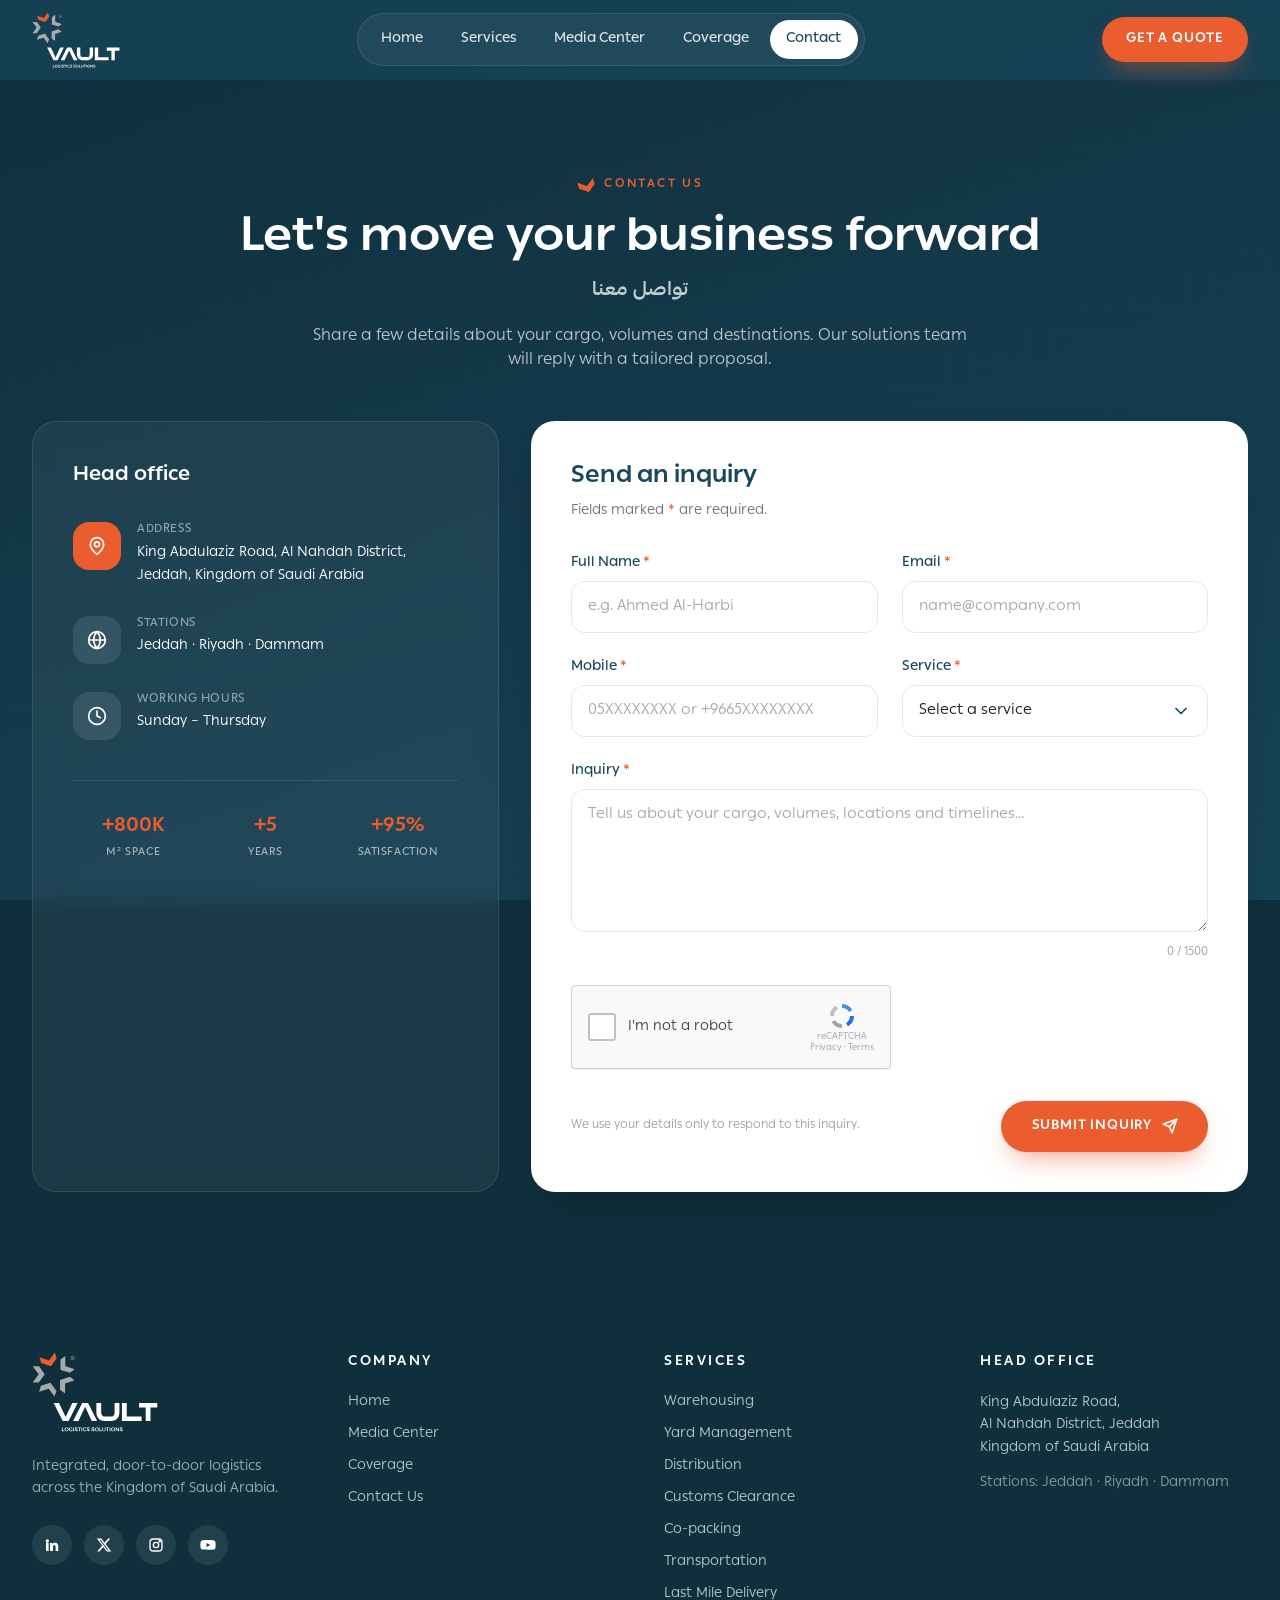
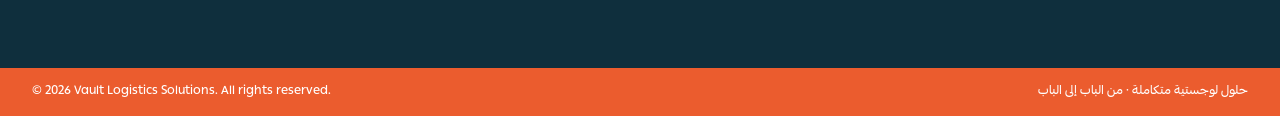
<file: contact.html>
<!DOCTYPE html>
<html lang="en" class="scroll-smooth">
<head>
  <meta charset="UTF-8">
  <meta name="viewport" content="width=device-width, initial-scale=1.0">
  <title>Contact Us | Vault Logistics Solutions</title>
  <meta name="description" content="Request a quote from Vault Logistics Solutions for warehousing, yard management, distribution, customs clearance, co-packing, transportation and last-mile delivery in Saudi Arabia.">
  <meta name="theme-color" content="#19475c">

  <link rel="icon" type="image/svg+xml" href="assets/brand/vault-mark.svg">

  <!-- Brand typeface (self-hosted) -->
  <link rel="preload" href="assets/fonts/PingARLT-Bold.woff" as="font" type="font/woff" crossorigin>
  <link rel="preload" href="assets/fonts/PingARLT-Regular.woff" as="font" type="font/woff" crossorigin>

  <!-- Tailwind (compiled: tools/build-tailwind.mjs) -->
  <link rel="stylesheet" href="tailwind.css">

  <link rel="stylesheet" href="style.css">
</head>

<body class="contact-bg min-h-screen text-zinc-900">

  <a href="#main" class="sr-only focus:not-sr-only focus:fixed focus:top-4 focus:left-4 focus:z-[100] focus:bg-white focus:text-vault-navy focus:px-4 focus:py-2 focus:rounded-full">Skip to content</a>

  <!-- =====================================================
       NAVBAR
       ===================================================== -->
  <header id="siteNav" class="site-nav fixed inset-x-0 top-0 z-50 backdrop-blur-md bg-vault-navy/70">
    <nav class="mx-auto flex h-full max-w-7xl items-center justify-between px-5 lg:px-8" aria-label="Main navigation">
      <a href="index.html" class="flex items-center gap-3" aria-label="Vault Logistics Solutions — Home" class="flex items-center">
        <img src="assets/brand/vault-logo-white.svg" alt="Vault Logistics Solutions" class="h-14 w-auto" width="88" height="56">
      </a>

      <ul class="hidden items-center gap-1 rounded-full border border-white/10 bg-white/5 p-1.5 lg:flex">
        <li><a href="index.html#home" class="nav-pill">Home</a></li>
        <li><a href="index.html#services" class="nav-pill">Services</a></li>
        <li><a href="index.html#media" class="nav-pill">Media Center</a></li>
        <li><a href="index.html#coverage" class="nav-pill">Coverage</a></li>
        <li><a href="contact.html" class="nav-pill is-active" aria-current="page">Contact</a></li>
      </ul>

      <div class="flex items-center gap-3">
        <a href="#inquiry" class="btn-primary hidden !px-6 !py-3 sm:inline-flex">Get a Quote</a>
        <button id="menuToggle" type="button" class="hamburger inline-flex h-11 w-11 flex-col items-center justify-center rounded-full border border-white/15 bg-white/5 lg:hidden" aria-controls="mobileMenu" aria-expanded="false" aria-label="Open menu">
          <span></span><span></span><span></span>
        </button>
      </div>
    </nav>

    <div id="mobileMenu" class="mobile-menu border-t border-white/10 bg-vault-navy/95 backdrop-blur-md lg:hidden">
      <ul class="flex flex-col gap-1 px-5 py-4">
        <li><a href="index.html#home" class="nav-pill w-full">Home</a></li>
        <li><a href="index.html#services" class="nav-pill w-full">Services</a></li>
        <li><a href="index.html#media" class="nav-pill w-full">Media Center</a></li>
        <li><a href="index.html#coverage" class="nav-pill w-full">Coverage</a></li>
        <li><a href="contact.html" class="nav-pill is-active w-full" aria-current="page">Contact</a></li>
        <li class="pt-3"><a href="#inquiry" class="btn-primary w-full">Get a Quote</a></li>
      </ul>
    </div>
  </header>

  <main id="main" class="pt-[var(--nav-height)]">

    <!-- Page header -->
    <section class="mx-auto max-w-7xl px-5 pb-12 pt-16 text-center lg:px-8 lg:pt-24">
      <span class="eyebrow">Contact Us</span>
      <h1 class="mt-4 text-4xl font-bold text-white sm:text-5xl">Let's move your business forward</h1>
      <p lang="ar" dir="rtl" class="font-ar mt-3 text-xl font-bold text-white/75">تواصل معنا</p>
      <p class="mx-auto mt-5 max-w-2xl text-white/70">Share a few details about your cargo, volumes and destinations. Our solutions team will reply with a tailored proposal.</p>
    </section>

    <!-- Contact layout -->
    <section class="mx-auto grid max-w-7xl gap-8 px-5 pb-24 lg:grid-cols-5 lg:px-8">

      <!-- Info panel -->
      <aside class="rounded-3xl border border-white/10 bg-white/5 p-8 text-white backdrop-blur-md lg:col-span-2 lg:p-10">
        <h2 class="text-xl font-bold">Head office</h2>
        <ul class="mt-8 space-y-7">
          <li class="flex gap-4">
            <span class="icon-box !h-12 !w-12 shrink-0 !bg-vault-orange !text-white">
              <svg class="h-5 w-5" viewBox="0 0 24 24" fill="none" stroke="currentColor" stroke-width="2" stroke-linecap="round" stroke-linejoin="round" aria-hidden="true"><path d="M20 10c0 6-8 12-8 12s-8-6-8-12a8 8 0 0 1 16 0Z"/><circle cx="12" cy="10" r="3"/></svg>
            </span>
            <div>
              <p class="text-xs font-medium uppercase tracking-wider text-white/50">Address</p>
              <p class="mt-1 text-sm leading-relaxed">King Abdulaziz Road, Al Nahdah District,<br>Jeddah, Kingdom of Saudi Arabia</p>
            </div>
          </li>
          <li class="flex gap-4">
            <span class="icon-box !h-12 !w-12 shrink-0 !bg-white/10 !text-white">
              <svg class="h-5 w-5" viewBox="0 0 24 24" fill="none" stroke="currentColor" stroke-width="2" stroke-linecap="round" stroke-linejoin="round" aria-hidden="true"><circle cx="12" cy="12" r="10"/><path d="M2 12h20"/><path d="M12 2a15.3 15.3 0 0 1 4 10 15.3 15.3 0 0 1-4 10 15.3 15.3 0 0 1-4-10 15.3 15.3 0 0 1 4-10z"/></svg>
            </span>
            <div>
              <p class="text-xs font-medium uppercase tracking-wider text-white/50">Stations</p>
              <p class="mt-1 text-sm">Jeddah · Riyadh · Dammam</p>
            </div>
          </li>
          <li class="flex gap-4">
            <span class="icon-box !h-12 !w-12 shrink-0 !bg-white/10 !text-white">
              <svg class="h-5 w-5" viewBox="0 0 24 24" fill="none" stroke="currentColor" stroke-width="2" stroke-linecap="round" stroke-linejoin="round" aria-hidden="true"><circle cx="12" cy="12" r="10"/><path d="M12 6v6l4 2"/></svg>
            </span>
            <div>
              <p class="text-xs font-medium uppercase tracking-wider text-white/50">Working hours</p>
              <!-- Update to the company's actual hours -->
              <p class="mt-1 text-sm">Sunday – Thursday</p>
            </div>
          </li>
        </ul>

        <div class="mt-10 grid grid-cols-3 gap-3 border-t border-white/10 pt-8 text-center">
          <div>
            <p class="text-xl font-bold text-vault-orange">+800K</p>
            <p class="mt-1 text-[11px] font-medium uppercase tracking-wider text-white/60">m² space</p>
          </div>
          <div>
            <p class="text-xl font-bold text-vault-orange">+5</p>
            <p class="mt-1 text-[11px] font-medium uppercase tracking-wider text-white/60">Years</p>
          </div>
          <div>
            <p class="text-xl font-bold text-vault-orange">+95%</p>
            <p class="mt-1 text-[11px] font-medium uppercase tracking-wider text-white/60">Satisfaction</p>
          </div>
        </div>
      </aside>

      <!-- Inquiry form -->
      <div id="inquiry" class="rounded-3xl bg-white p-8 shadow-2xl shadow-black/20 lg:col-span-3 lg:p-10">
        <h2 class="text-2xl font-bold text-vault-navy">Send an inquiry</h2>
        <p class="mt-2 text-sm text-zinc-500">Fields marked <span class="text-vault-orange">*</span> are required.</p>

        <form id="contactForm" class="mt-8 space-y-6" novalidate>
          <div class="grid gap-6 sm:grid-cols-2">
            <div>
              <label for="fullName" class="mb-2 block text-sm font-medium text-vault-navy">Full Name <span class="text-vault-orange">*</span></label>
              <input id="fullName" name="fullName" type="text" class="form-field" placeholder="e.g. Ahmed Al-Harbi" autocomplete="name" required aria-describedby="fullName-error">
              <p id="fullName-error" class="field-error" role="alert">Please enter your full name.</p>
            </div>
            <div>
              <label for="email" class="mb-2 block text-sm font-medium text-vault-navy">Email <span class="text-vault-orange">*</span></label>
              <input id="email" name="email" type="email" class="form-field" placeholder="name@company.com" autocomplete="email" required aria-describedby="email-error">
              <p id="email-error" class="field-error" role="alert">Please enter a valid email address.</p>
            </div>
          </div>

          <div class="grid gap-6 sm:grid-cols-2">
            <div>
              <label for="mobile" class="mb-2 block text-sm font-medium text-vault-navy">Mobile <span class="text-vault-orange">*</span></label>
              <input id="mobile" name="mobile" type="tel" class="form-field" placeholder="05XXXXXXXX or +9665XXXXXXXX" autocomplete="tel" inputmode="tel" required aria-describedby="mobile-error">
              <p id="mobile-error" class="field-error" role="alert">Please enter a valid Saudi mobile number (05XXXXXXXX).</p>
            </div>
            <div>
              <label for="service" class="mb-2 block text-sm font-medium text-vault-navy">Service <span class="text-vault-orange">*</span></label>
              <select id="service" name="service" class="form-field" required aria-describedby="service-error">
                <option value="" selected disabled>Select a service</option>
                <option value="warehousing">Warehousing</option>
                <option value="yard">Yard Management</option>
                <option value="distribution">Distribution</option>
                <option value="customs">Customs Clearance</option>
                <option value="copacking">Co-packing</option>
                <option value="transportation">Transportation</option>
                <option value="lastmile">Last Mile Delivery</option>
                <option value="integrated">Integrated Door-to-Door Solution</option>
              </select>
              <p id="service-error" class="field-error" role="alert">Please choose a service.</p>
            </div>
          </div>

          <div>
            <label for="inquiryText" class="mb-2 block text-sm font-medium text-vault-navy">Inquiry <span class="text-vault-orange">*</span></label>
            <textarea id="inquiryText" name="inquiry" rows="5" class="form-field resize-y" placeholder="Tell us about your cargo, volumes, locations and timelines…" maxlength="1500" required aria-describedby="inquiry-error inquiry-count"></textarea>
            <div class="mt-1 flex justify-between">
              <p id="inquiry-error" class="field-error" role="alert">Please describe your inquiry (at least 10 characters).</p>
              <p id="inquiry-count" class="ml-auto text-xs text-zinc-400"><span data-char-count>0</span> / 1500</p>
            </div>
          </div>

          <!-- Simulated reCAPTCHA (front-end only — replace with Google reCAPTCHA or Cloudflare Turnstile in production) -->
          <div>
            <div id="captchaBox" class="captcha-box">
              <div class="flex items-center gap-3">
                <button type="button" id="captchaCheck" class="captcha-check" role="checkbox" aria-checked="false" aria-label="I'm not a robot"></button>
                <span class="text-sm text-zinc-700">I'm not a robot</span>
              </div>
              <div class="flex flex-col items-center text-[9px] leading-tight text-zinc-400">
                <svg class="h-8 w-8" viewBox="0 0 32 32" aria-hidden="true">
                  <path d="M16 4a12 12 0 0 1 10.4 6l-3.4 2A8 8 0 0 0 16 8z" fill="#4a90e2"/>
                  <path d="M28 16a12 12 0 0 1-6 10.4l-2-3.4a8 8 0 0 0 4-7z" fill="#1a73e8"/>
                  <path d="M16 28A12 12 0 0 1 5.6 22l3.4-2A8 8 0 0 0 16 24z" fill="#a6a6a6"/>
                  <path d="M4 16a12 12 0 0 1 6-10.4l2 3.4A8 8 0 0 0 8 16z" fill="#c1c1c1"/>
                </svg>
                <span>reCAPTCHA</span>
                <span>Privacy · Terms</span>
              </div>
            </div>
            <p id="captcha-error" class="field-error" role="alert">Please confirm you are not a robot.</p>
          </div>

          <div class="flex flex-col gap-4 pt-2 sm:flex-row sm:items-center sm:justify-between">
            <p class="text-xs text-zinc-400">We use your details only to respond to this inquiry.</p>
            <button type="submit" id="submitBtn" class="btn-primary">
              <span data-btn-label>Submit Inquiry</span>
              <svg class="h-4 w-4" viewBox="0 0 24 24" fill="none" stroke="currentColor" stroke-width="2.5" stroke-linecap="round" stroke-linejoin="round" aria-hidden="true"><path d="m22 2-7 20-4-9-9-4Z"/><path d="M22 2 11 13"/></svg>
            </button>
          </div>
        </form>

        <!-- Success state -->
        <div id="formSuccess" class="form-success py-10 text-center" role="status" aria-live="polite">
          <div class="mx-auto inline-flex h-16 w-16 items-center justify-center rounded-full bg-emerald-50 text-emerald-600">
            <svg class="h-8 w-8" viewBox="0 0 24 24" fill="none" stroke="currentColor" stroke-width="2.5" stroke-linecap="round" stroke-linejoin="round" aria-hidden="true"><path d="M20 6 9 17l-5-5"/></svg>
          </div>
          <h3 class="mt-6 text-2xl font-bold text-vault-navy">Thank you, <span data-success-name>there</span>!</h3>
          <p class="mx-auto mt-3 max-w-md text-zinc-600">Your inquiry has been received. Our solutions team will contact you shortly.</p>
          <p lang="ar" dir="rtl" class="font-ar mt-2 font-medium text-zinc-500">شكراً لتواصلك معنا، سيتواصل معك فريقنا قريباً.</p>
          <button type="button" id="newInquiry" class="btn-primary mt-8">Send another inquiry</button>
        </div>
      </div>
    </section>
  </main>

  <!-- =====================================================
       FOOTER
       ===================================================== -->
  <footer class="bg-vault-navy-900 text-white">
    <div class="mx-auto grid max-w-7xl gap-12 px-5 py-16 sm:grid-cols-2 lg:grid-cols-4 lg:px-8">
      <div>
        <a href="index.html" class="flex items-center gap-3" aria-label="Vault Logistics Solutions — Home">
          <img src="assets/brand/vault-logo-white.svg" alt="Vault Logistics Solutions" class="h-20 w-auto" width="126" height="80" loading="lazy">
        </a>
        <p class="mt-6 text-sm leading-relaxed text-white/60">Integrated, door-to-door logistics across the Kingdom of Saudi Arabia.</p>
        <div class="mt-6 flex gap-3">
          <a href="#" class="social-btn" aria-label="LinkedIn">
            <svg class="h-4 w-4" viewBox="0 0 24 24" fill="currentColor" aria-hidden="true"><path d="M4.98 3.5a2.5 2.5 0 1 1 0 5 2.5 2.5 0 0 1 0-5ZM3 9h4v12H3zM9 9h3.8v1.7h.05c.53-1 1.83-2.05 3.77-2.05 4.03 0 4.78 2.65 4.78 6.1V21h-4v-5.5c0-1.3-.02-3-1.83-3-1.83 0-2.11 1.43-2.11 2.9V21H9z"/></svg>
          </a>
          <a href="#" class="social-btn" aria-label="X (Twitter)">
            <svg class="h-4 w-4" viewBox="0 0 24 24" fill="currentColor" aria-hidden="true"><path d="M18.24 2.25h3.31l-7.23 8.26 8.5 11.24h-6.66l-5.21-6.82-5.97 6.82H1.67l7.73-8.84L1.25 2.25h6.83l4.71 6.23Zm-1.16 17.52h1.83L7.08 4.13H5.12Z"/></svg>
          </a>
          <a href="#" class="social-btn" aria-label="Instagram">
            <svg class="h-4 w-4" viewBox="0 0 24 24" fill="none" stroke="currentColor" stroke-width="2" aria-hidden="true"><rect x="3" y="3" width="18" height="18" rx="5"/><circle cx="12" cy="12" r="4"/><circle cx="17.5" cy="6.5" r="1" fill="currentColor"/></svg>
          </a>
          <a href="#" class="social-btn" aria-label="YouTube">
            <svg class="h-4 w-4" viewBox="0 0 24 24" fill="currentColor" aria-hidden="true"><path d="M23 7.2a3 3 0 0 0-2.1-2.1C19 4.6 12 4.6 12 4.6s-7 0-8.9.5A3 3 0 0 0 1 7.2 31 31 0 0 0 .5 12a31 31 0 0 0 .5 4.8 3 3 0 0 0 2.1 2.1c1.9.5 8.9.5 8.9.5s7 0 8.9-.5a3 3 0 0 0 2.1-2.1 31 31 0 0 0 .5-4.8 31 31 0 0 0-.5-4.8ZM9.75 15.02V8.98L15.5 12Z"/></svg>
          </a>
        </div>
      </div>

      <nav aria-label="Company">
        <h3 class="text-sm font-bold uppercase tracking-[0.18em]">Company</h3>
        <ul class="mt-5 space-y-3 text-sm">
          <li><a href="index.html#home" class="footer-link">Home</a></li>
          <li><a href="index.html#media" class="footer-link">Media Center</a></li>
          <li><a href="index.html#coverage" class="footer-link">Coverage</a></li>
          <li><a href="contact.html" class="footer-link">Contact Us</a></li>
        </ul>
      </nav>

      <nav aria-label="Services">
        <h3 class="text-sm font-bold uppercase tracking-[0.18em]">Services</h3>
        <ul class="mt-5 space-y-3 text-sm">
          <li><a href="index.html#services" class="footer-link">Warehousing</a></li>
          <li><a href="index.html#services" class="footer-link">Yard Management</a></li>
          <li><a href="index.html#services" class="footer-link">Distribution</a></li>
          <li><a href="index.html#services" class="footer-link">Customs Clearance</a></li>
          <li><a href="index.html#services" class="footer-link">Co-packing</a></li>
          <li><a href="index.html#services" class="footer-link">Transportation</a></li>
          <li><a href="index.html#services" class="footer-link">Last Mile Delivery</a></li>
        </ul>
      </nav>

      <div>
        <h3 class="text-sm font-bold uppercase tracking-[0.18em]">Head Office</h3>
        <address class="mt-5 space-y-3 text-sm not-italic leading-relaxed text-white/70">
          <p>King Abdulaziz Road,<br>Al Nahdah District, Jeddah<br>Kingdom of Saudi Arabia</p>
          <p class="text-white/50">Stations: Jeddah · Riyadh · Dammam</p>
        </address>
      </div>
    </div>

    <div class="bg-vault-orange">
      <div class="mx-auto flex max-w-7xl flex-col items-center justify-between gap-2 px-5 py-4 text-xs font-medium text-white sm:flex-row lg:px-8">
        <p>© <span data-year>2026</span> Vault Logistics Solutions. All rights reserved.</p>
        <p class="font-ar" lang="ar" dir="rtl">حلول لوجستية متكاملة · من الباب إلى الباب</p>
      </div>
    </div>
  </footer>

  <button id="backToTop" type="button" class="back-to-top fixed bottom-6 right-6 z-40 inline-flex h-12 w-12 items-center justify-center rounded-full bg-vault-orange text-white shadow-lg hover:bg-vault-orange-600" aria-label="Back to top">
    <svg class="h-5 w-5" viewBox="0 0 24 24" fill="none" stroke="currentColor" stroke-width="2.5" stroke-linecap="round" stroke-linejoin="round" aria-hidden="true"><path d="m18 15-6-6-6 6"/></svg>
  </button>

  <script src="script.js" defer></script>
</body>
</html>
</file>
<file: style.css>
/* =========================================================
   Vault Logistics Solutions — Custom Styles
   Brand: navy #19475c · orange #eb5c2e · gray #a7aaac · Ping AR + LT
   ========================================================= */

/* ---------- Brand typeface: Ping AR + LT (Arabic + Latin) ---------- */
@font-face {
  font-family: 'Ping AR LT';
  src: url('assets/fonts/PingARLT-Regular.woff') format('woff');
  font-weight: 400;
  font-style: normal;
  font-display: swap;
}

@font-face {
  font-family: 'Ping AR LT';
  src: url('assets/fonts/PingARLT-Medium.woff') format('woff');
  font-weight: 500;
  font-style: normal;
  font-display: swap;
}

@font-face {
  font-family: 'Ping AR LT';
  src: url('assets/fonts/PingARLT-Bold.woff') format('woff');
  font-weight: 700;
  font-style: normal;
  font-display: swap;
}

:root {
  --vault-navy: #19475c;
  --vault-navy-900: #0f2f3d;
  --vault-navy-700: #215a73;
  --vault-orange: #eb5c2e;
  --vault-orange-600: #cf4a1d;
  --vault-gray: #a7aaac;
  --vault-slate-50: #f5f6f6;
  --nav-height: 80px;
}

/* Component styles live in the components layer so Tailwind utilities
   (hidden, sm:inline-flex, !px-6 …) override them as expected. */
@layer components {
  /* ---------- Base ---------- */
  html {
    scroll-behavior: smooth;
    scroll-padding-top: var(--nav-height);
  }

  body {
    font-family: 'Ping AR LT', system-ui, -apple-system, 'Segoe UI', Tahoma, sans-serif;
    background-color: var(--vault-slate-50);
    color: #1b2226;
    -webkit-font-smoothing: antialiased;
    -moz-osx-font-smoothing: grayscale;
  }

  /* Arabic text — same brand typeface (Ping AR + LT) */
  .font-ar,
  [lang="ar"] {
    font-family: 'Ping AR LT', Tahoma, sans-serif;
  }

  button { cursor: pointer; }

  ::selection {
    background: var(--vault-orange);
    color: #fff;
  }

  :focus-visible {
    outline: 3px solid var(--vault-orange);
    outline-offset: 3px;
    border-radius: 6px;
  }

  /* ---------- Navbar ---------- */
  .site-nav {
    height: var(--nav-height);
    transition: background-color .3s ease, box-shadow .3s ease, border-color .3s ease;
    border-bottom: 1px solid transparent;
  }

  .site-nav.is-scrolled {
    background-color: rgba(25, 71, 92, 0.92);
    box-shadow: 0 10px 30px -12px rgba(15, 47, 61, 0.55);
    border-bottom-color: rgba(255, 255, 255, 0.06);
  }

  .nav-pill {
    position: relative;
    display: inline-flex;
    align-items: center;
    padding: .55rem 1.05rem;
    border-radius: 9999px;
    font-size: .875rem;
    font-weight: 500;
    color: rgba(255, 255, 255, .85);
    transition: background-color .25s ease, color .25s ease;
  }

  .nav-pill:hover {
    background-color: rgba(255, 255, 255, .10);
    color: #fff;
  }

  .nav-pill.is-active {
    background-color: #fff;
    color: var(--vault-navy);
  }

  /* Mobile dropdown */
  .mobile-menu {
    max-height: 0;
    opacity: 0;
    overflow: hidden;
    transition: max-height .35s ease, opacity .25s ease;
  }

  .mobile-menu.is-open {
    max-height: 520px;
    opacity: 1;
  }

  .hamburger span {
    display: block;
    width: 22px;
    height: 2px;
    background: #fff;
    border-radius: 2px;
    transition: transform .3s ease, opacity .2s ease;
  }

  .hamburger span + span { margin-top: 5px; }

  .hamburger.is-open span:nth-child(1) { transform: translateY(7px) rotate(45deg); }
  .hamburger.is-open span:nth-child(2) { opacity: 0; }
  .hamburger.is-open span:nth-child(3) { transform: translateY(-7px) rotate(-45deg); }

  /* ---------- Buttons ---------- */
  .btn-primary {
    display: inline-flex;
    align-items: center;
    justify-content: center;
    gap: .6rem;
    padding: .95rem 1.9rem;
    border-radius: 9999px;
    background: var(--vault-orange);
    color: #fff;
    font-weight: 700;
    letter-spacing: .06em;
    text-transform: uppercase;
    font-size: .85rem;
    box-shadow: 0 12px 28px -10px rgba(235, 92, 46, .65);
    transition: background-color .25s ease, transform .25s ease, box-shadow .25s ease;
  }

  .btn-primary:hover {
    background: var(--vault-orange-600);
    transform: translateY(-2px);
    box-shadow: 0 16px 34px -10px rgba(235, 92, 46, .75);
  }

  .btn-primary:disabled {
    opacity: .6;
    cursor: not-allowed;
    transform: none;
  }

  .btn-ghost {
    display: inline-flex;
    align-items: center;
    justify-content: center;
    gap: .6rem;
    padding: .95rem 1.9rem;
    border-radius: 9999px;
    border: 1.5px solid rgba(255, 255, 255, .45);
    color: #fff;
    font-weight: 500;
    font-size: .85rem;
    letter-spacing: .04em;
    transition: background-color .25s ease, border-color .25s ease;
  }

  .btn-ghost:hover {
    background: rgba(255, 255, 255, .08);
    border-color: #fff;
  }

  /* ---------- Hero ---------- */
  .hero {
    background-color: var(--vault-navy-900);
    background-image:
      linear-gradient(115deg, rgba(15, 47, 61, .96) 0%, rgba(25, 71, 92, .88) 50%, rgba(25, 71, 92, .70) 100%),
      url("data:image/svg+xml,%3Csvg xmlns='http://www.w3.org/2000/svg' width='64' height='64' viewBox='0 0 64 64'%3E%3Cpath d='M0 32h64M32 0v64' stroke='%23ffffff' stroke-opacity='0.05' stroke-width='1'/%3E%3C/svg%3E");
    background-size: cover, 64px 64px;
  }

  .hero-glow {
    position: absolute;
    border-radius: 9999px;
    filter: blur(90px);
    pointer-events: none;
  }

  .hero-route {
    stroke-dasharray: 6 10;
    animation: route-dash 18s linear infinite;
  }

  @keyframes route-dash {
    to { stroke-dashoffset: -400; }
  }

  /* Floating stats bar */
  .stats-bar {
    box-shadow: 0 30px 60px -25px rgba(15, 47, 61, .45);
  }

  .stat-divider + .stat-divider {
    border-left: 1px solid #e6e7e8;
  }

  @media (max-width: 767px) {
    .stat-divider + .stat-divider {
      border-left: 0;
      border-top: 1px solid #e6e7e8;
    }
  }

  /* ---------- Section headings ---------- */
  .eyebrow {
    display: inline-flex;
    align-items: center;
    gap: .6rem;
    font-size: .75rem;
    font-weight: 700;
    letter-spacing: .2em;
    text-transform: uppercase;
    color: var(--vault-orange);
  }

  .eyebrow::before {
    content: "";
    width: 18px;
    height: 14px;
    background: url("assets/brand/vault-chevron.svg") no-repeat center / contain;
  }

  /* ---------- Service cards ---------- */
  .service-card {
    position: relative;
    overflow: hidden;
    background: #fff;
    border: 1px solid #e6e7e8;
    border-radius: 1.25rem;
    transition: transform .35s ease, box-shadow .35s ease, border-color .35s ease;
  }

  .service-card::after {
    content: "";
    position: absolute;
    left: 0;
    right: 0;
    bottom: 0;
    height: 3px;
    background: var(--vault-orange);
    transform: scaleX(0);
    transform-origin: left;
    transition: transform .35s ease;
  }

  .service-card:hover {
    transform: translateY(-6px);
    border-color: transparent;
    box-shadow: 0 24px 48px -20px rgba(25, 71, 92, .35);
  }

  .service-card:hover::after { transform: scaleX(1); }

  .icon-box {
    display: inline-flex;
    align-items: center;
    justify-content: center;
    width: 3.5rem;
    height: 3.5rem;
    border-radius: 1rem;
    background: rgba(25, 71, 92, .07);
    color: var(--vault-navy);
    transition: background-color .35s ease, color .35s ease, transform .35s ease;
  }

  .service-card:hover .icon-box {
    background: var(--vault-orange);
    color: #fff;
    transform: rotate(-6deg) scale(1.05);
  }

  .service-card .card-link {
    color: var(--vault-navy);
    transition: color .25s ease, gap .25s ease;
  }

  .service-card:hover .card-link {
    color: var(--vault-orange);
    gap: .75rem;
  }

  /* Featured (dark) card */
  .service-card.is-featured {
    background: var(--vault-navy);
    border-color: var(--vault-navy);
    color: #fff;
  }

  /* ---------- News cards ---------- */
  .news-card {
    background: #fff;
    border-radius: 1.25rem;
    overflow: hidden;
    border: 1px solid #e6e7e8;
    transition: transform .35s ease, box-shadow .35s ease;
  }

  .news-card:hover {
    transform: translateY(-6px);
    box-shadow: 0 24px 48px -22px rgba(25, 71, 92, .35);
  }

  .news-thumb {
    position: relative;
    aspect-ratio: 16 / 10;
    overflow: hidden;
    background: linear-gradient(135deg, var(--vault-navy) 0%, var(--vault-navy-700) 100%);
  }

  .news-img {
    position: absolute;
    inset: 0;
    width: 100%;
    height: 100%;
    object-fit: cover;
    object-position: center top;
    transition: transform .6s ease;
  }

  .news-card:hover .news-img { transform: scale(1.05); }

  @media (min-width: 1024px) {
    .news-thumb--lead { aspect-ratio: auto; min-height: 340px; }
  }

  .news-badge {
    position: absolute;
    left: 1rem;
    top: 1rem;
    padding: .3rem .8rem;
    border-radius: 9999px;
    background: var(--vault-orange);
    color: #fff;
    font-size: 11px;
    font-weight: 700;
    letter-spacing: .06em;
    text-transform: uppercase;
  }

  /* ---------- News modal ---------- */
  .news-modal {
    position: fixed;
    inset: 0;
    z-index: 60;
    display: flex;
    align-items: center;
    justify-content: center;
    padding: 1.25rem;
  }

  .news-modal[hidden] { display: none; }

  .news-modal-backdrop {
    position: absolute;
    inset: 0;
    background: rgba(15, 47, 61, .75);
    backdrop-filter: blur(4px);
    animation: modal-fade .25s ease both;
  }

  .news-modal-panel {
    position: relative;
    width: 100%;
    max-width: 760px;
    max-height: calc(100vh - 2.5rem);
    overflow-y: auto;
    background: #fff;
    border-radius: 1.25rem;
    box-shadow: 0 40px 80px -30px rgba(0, 0, 0, .5);
    animation: fade-up .3s ease both;
  }

  .news-modal-close {
    position: absolute;
    right: 1rem;
    top: 1rem;
    z-index: 1;
    display: inline-flex;
    align-items: center;
    justify-content: center;
    width: 2.5rem;
    height: 2.5rem;
    border-radius: 9999px;
    background: rgba(255, 255, 255, .92);
    color: var(--vault-navy);
    box-shadow: 0 4px 12px rgba(0, 0, 0, .15);
    transition: background-color .2s ease, color .2s ease;
  }

  .news-modal-close:hover { background: var(--vault-orange); color: #fff; }

  .news-modal-body strong { color: var(--vault-navy); }

  body.modal-open { overflow: hidden; }

  @keyframes modal-fade {
    from { opacity: 0; }
    to   { opacity: 1; }
  }

  .line-clamp-2,
  .line-clamp-3 {
    display: -webkit-box;
    -webkit-box-orient: vertical;
    overflow: hidden;
  }

  .line-clamp-2 { -webkit-line-clamp: 2; }
  .line-clamp-3 { -webkit-line-clamp: 3; }

  /* ---------- Coverage hubs ---------- */
  .hub-badge {
    display: inline-flex;
    align-items: center;
    gap: .85rem;
    padding: .85rem 1.4rem .85rem .85rem;
    border-radius: 9999px;
    background: #fff;
    border: 1px solid #e6e7e8;
    transition: border-color .3s ease, box-shadow .3s ease, transform .3s ease;
  }

  .hub-badge:hover {
    border-color: var(--vault-orange);
    transform: translateY(-3px);
    box-shadow: 0 16px 30px -18px rgba(235, 92, 46, .6);
  }

  .hub-dot {
    position: relative;
    width: 2.5rem;
    height: 2.5rem;
    border-radius: 9999px;
    background: rgba(235, 92, 46, .12);
    display: inline-flex;
    align-items: center;
    justify-content: center;
  }

  .hub-dot::before {
    content: "";
    width: .7rem;
    height: .7rem;
    border-radius: 9999px;
    background: var(--vault-orange);
  }

  .hub-dot::after {
    content: "";
    position: absolute;
    inset: 0;
    border-radius: 9999px;
    border: 2px solid var(--vault-orange);
    opacity: 0;
    animation: hub-ping 2.4s ease-out infinite;
  }

  @keyframes hub-ping {
    0%   { transform: scale(.4); opacity: .8; }
    100% { transform: scale(1.35); opacity: 0; }
  }

  /* ---------- Contact page ---------- */
  .contact-bg {
    background-color: var(--vault-navy-900);
    background-image:
      linear-gradient(160deg, rgba(15, 47, 61, .95) 0%, rgba(25, 71, 92, .85) 100%),
      url("data:image/svg+xml,%3Csvg xmlns='http://www.w3.org/2000/svg' width='80' height='80' viewBox='0 0 80 80'%3E%3Cg fill='none' stroke='%23ffffff' stroke-opacity='0.05'%3E%3Crect x='10' y='10' width='60' height='60' rx='6'/%3E%3Cpath d='M10 40h60M40 10v60'/%3E%3C/g%3E%3C/svg%3E");
    background-size: cover, 80px 80px;
    background-attachment: fixed;
  }

  /* iOS Safari does not support fixed backgrounds well */
  @supports (-webkit-touch-callout: none) {
    .contact-bg { background-attachment: scroll; }
  }

  .form-field {
    width: 100%;
    border: 1.5px solid #e6e7e8;
    background: #fff;
    border-radius: .85rem;
    padding: .85rem 1rem;
    font-size: .95rem;
    color: #1b2226;
    transition: border-color .25s ease, box-shadow .25s ease;
  }

  .form-field::placeholder { color: #a7aaac; }

  .form-field:focus {
    outline: none;
    border-color: var(--vault-navy);
    box-shadow: 0 0 0 4px rgba(25, 71, 92, .10);
  }

  .form-field.is-invalid {
    border-color: #dc2626;
    box-shadow: 0 0 0 4px rgba(220, 38, 38, .08);
  }

  select.form-field {
    appearance: none;
    background-image: url("data:image/svg+xml,%3Csvg xmlns='http://www.w3.org/2000/svg' width='20' height='20' viewBox='0 0 24 24' fill='none' stroke='%2319475c' stroke-width='2' stroke-linecap='round' stroke-linejoin='round'%3E%3Cpath d='m6 9 6 6 6-6'/%3E%3C/svg%3E");
    background-repeat: no-repeat;
    background-position: right 1rem center;
    padding-right: 2.75rem;
  }

  .field-error {
    display: none;
    margin-top: .4rem;
    font-size: .78rem;
    font-weight: 500;
    color: #dc2626;
  }

  .field-error.is-visible { display: block; }

  /* Simulated reCAPTCHA */
  .captcha-box {
    display: flex;
    align-items: center;
    justify-content: space-between;
    gap: 1rem;
    max-width: 320px;
    padding: .85rem 1rem;
    background: #f9f9f9;
    border: 1px solid #d3d3d3;
    border-radius: 4px;
    box-shadow: 0 1px 2px rgba(0, 0, 0, .06);
  }

  .captcha-box.is-invalid { border-color: #dc2626; }

  .captcha-check {
    position: relative;
    width: 28px;
    height: 28px;
    flex-shrink: 0;
    border: 2px solid #c1c1c1;
    border-radius: 3px;
    background: #fff;
    cursor: pointer;
    transition: border-color .2s ease;
  }

  .captcha-check:hover { border-color: #b2b2b2; }

  .captcha-check.is-loading {
    border: 3px solid #e6e7e8;
    border-top-color: #4a90e2;
    border-radius: 9999px;
    animation: captcha-spin .8s linear infinite;
  }

  .captcha-check.is-checked {
    border-color: transparent;
    background: transparent;
  }

  .captcha-check.is-checked::after {
    content: "";
    position: absolute;
    left: 8px;
    top: 1px;
    width: 10px;
    height: 20px;
    border: solid #009e55;
    border-width: 0 4px 4px 0;
    transform: rotate(45deg);
  }

  @keyframes captcha-spin {
    to { transform: rotate(360deg); }
  }

  /* Form success panel */
  .form-success {
    display: none;
  }

  .form-success.is-visible {
    display: block;
    animation: fade-up .5s ease both;
  }

  /* ---------- Footer ---------- */
  .footer-link {
    color: rgba(255, 255, 255, .7);
    transition: color .2s ease, padding-left .2s ease;
  }

  .footer-link:hover {
    color: var(--vault-orange);
    padding-left: .25rem;
  }

  .social-btn {
    display: inline-flex;
    align-items: center;
    justify-content: center;
    width: 2.5rem;
    height: 2.5rem;
    border-radius: 9999px;
    background: rgba(255, 255, 255, .08);
    color: #fff;
    transition: background-color .25s ease, transform .25s ease;
  }

  .social-btn:hover {
    background: var(--vault-orange);
    transform: translateY(-3px);
  }

  /* ---------- Back to top ---------- */
  .back-to-top {
    opacity: 0;
    visibility: hidden;
    transform: translateY(12px);
    transition: opacity .3s ease, transform .3s ease, visibility .3s;
  }

  .back-to-top.is-visible {
    opacity: 1;
    visibility: visible;
    transform: translateY(0);
  }

  /* ---------- Reveal on scroll ---------- */
  .reveal {
    opacity: 0;
    transform: translateY(24px);
    transition: opacity .7s ease, transform .7s ease;
  }

  .reveal.is-visible {
    opacity: 1;
    transform: translateY(0);
  }

  @keyframes fade-up {
    from { opacity: 0; transform: translateY(16px); }
    to   { opacity: 1; transform: translateY(0); }
  }

  /* ---------- Reduced motion ---------- */
  @media (prefers-reduced-motion: reduce) {
    html { scroll-behavior: auto; }
    *, *::before, *::after {
      animation-duration: .01ms !important;
      animation-iteration-count: 1 !important;
      transition-duration: .01ms !important;
    }
    .reveal { opacity: 1; transform: none; }
  }

  /* ---------- Brand mark watermark ---------- */
  .hero-mark {
    width: min(70vw, 760px);
    right: -12%;
    top: 50%;
    transform: translateY(-50%) rotate(-8deg);
    opacity: .07;
  }

  @media (max-width: 1023px) {
    .hero-mark { width: 120vw; right: -40%; top: 30%; }
  }
}
</file>
